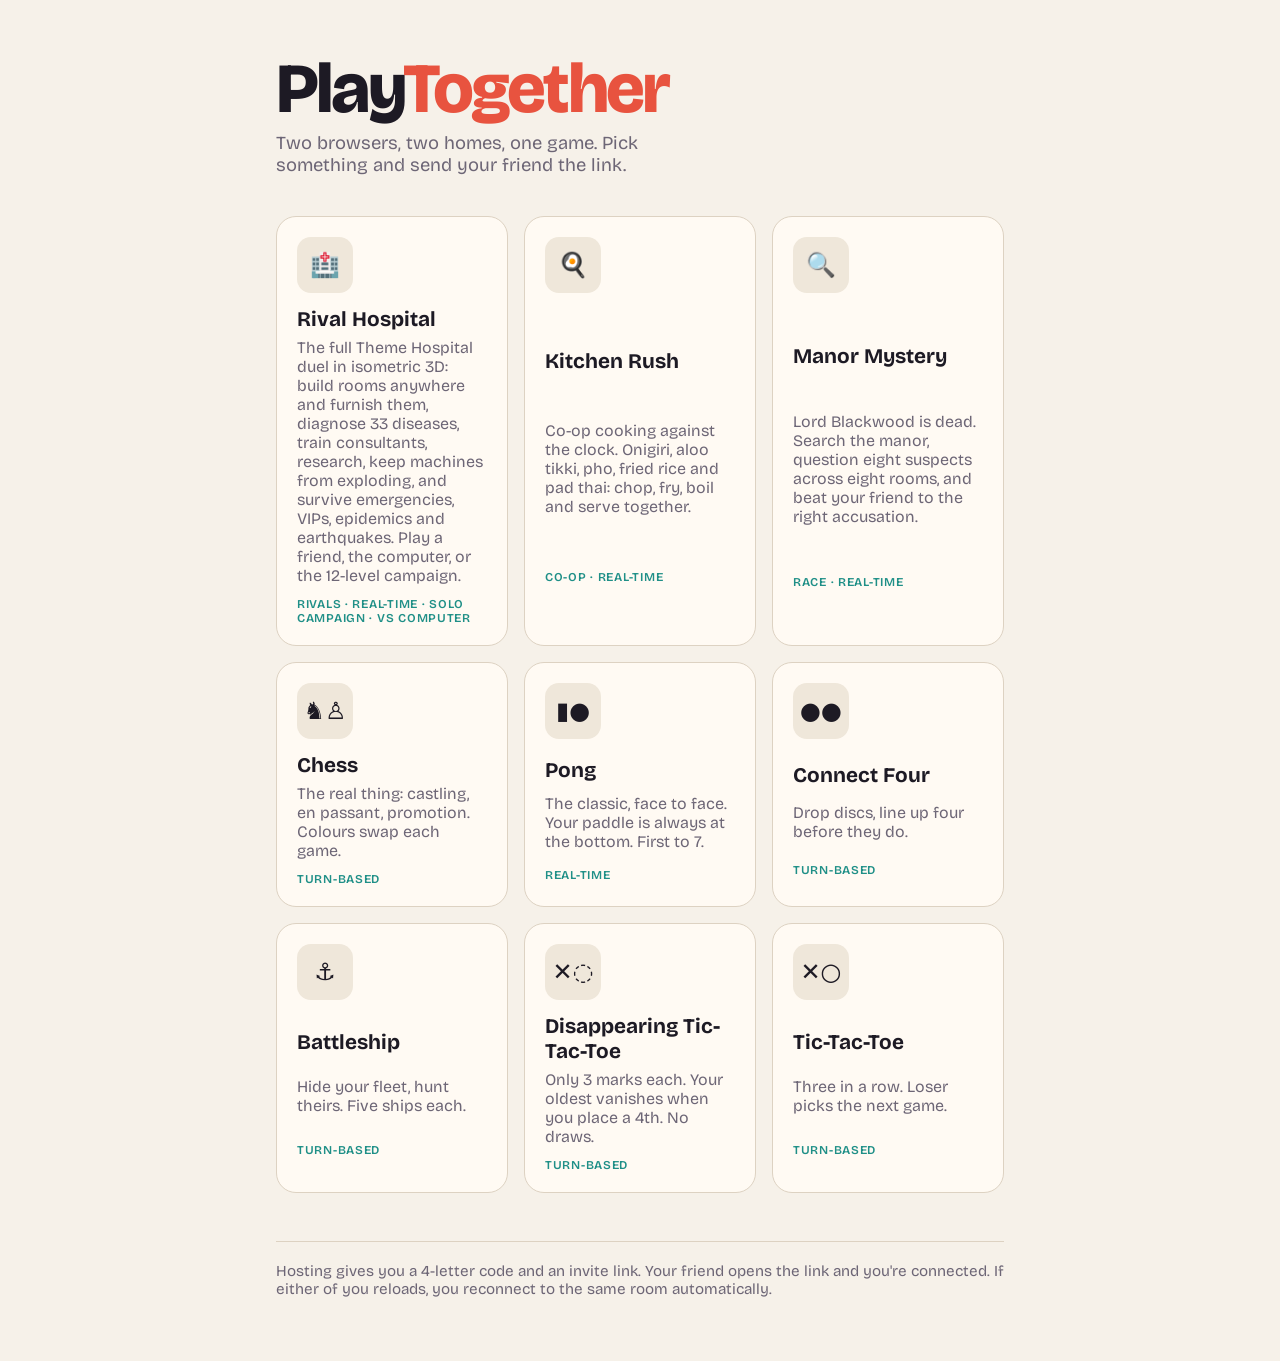
<file: index.html>
<!doctype html>
<html lang="en">
<head>
  <meta charset="utf-8">
  <meta name="viewport" content="width=device-width, initial-scale=1">
  <title>PlayTogether</title>
  <link rel="stylesheet" href="shared/style.css">
  <style>
    .lobby { width: min(760px, 100%); margin: 0 auto; padding: 56px 16px 48px; }
    .lobby h1 { font-size: clamp(2.6rem, 9vw, 4.4rem); font-weight: 800; letter-spacing: -.04em; line-height: .95; margin: 0 0 .6rem; }
    .lobby h1 span { color: var(--accent); }
    .lobby .sub { color: var(--muted); font-size: 1.15rem; margin: 0 0 2.5rem; max-width: 34ch; }
    .grid { display: grid; grid-template-columns: repeat(auto-fill, minmax(220px, 1fr)); gap: 16px; }
    .tile {
      display: grid; gap: 6px; text-decoration: none; color: var(--ink);
      background: var(--surface); border: 1px solid var(--line); border-radius: 20px;
      padding: 20px; transition: transform .12s ease, box-shadow .12s ease;
    }
    .tile:hover { transform: translateY(-3px); box-shadow: var(--shadow); }
    .tile .icon {
      width: 56px; height: 56px; border-radius: 14px; display: grid; place-items: center;
      background: var(--surface-2); font-size: 1.5rem; font-weight: 800; margin-bottom: 8px;
    }
    .tile h2 { margin: 0; font-size: 1.3rem; }
    .tile p { margin: 0; color: var(--muted); }
    .tag { justify-self: start; font-size: .75rem; font-weight: 600; letter-spacing: .06em; text-transform: uppercase; color: var(--accent-2); margin-top: 6px; }
    .how { margin-top: 3rem; color: var(--muted); font-size: .95rem; border-top: 1px solid var(--line); padding-top: 1.2rem; }
  </style>
</head>
<body>
  <main class="lobby">
    <h1>Play<span>Together</span></h1>
    <p class="sub">Two browsers, two homes, one game. Pick something and send your friend the link.</p>
    <div class="grid" id="games"></div>
    <p class="how">Hosting gives you a 4-letter code and an invite link. Your friend opens the link and you're connected. If either of you reloads, you reconnect to the same room automatically.</p>
  </main>
  <script>
    // Load the registry with a cache-buster: GitHub Pages lets browsers cache files for 10 minutes,
    // which would otherwise hide newly added games right after a deploy.
    const grid = document.getElementById('games');
    const reg = document.createElement('script');
    reg.src = 'games/games.js?t=' + Date.now();
    reg.onload = renderGames;
    reg.onerror = () => { grid.textContent = 'Could not load the game list. Try reloading.'; };
    document.body.appendChild(reg);
    function renderGames() {
    for (const g of window.PT_GAMES || []) {
      if (g.hidden) continue;
      const a = document.createElement('a');
      a.className = 'tile';
      a.href = 'games/' + g.id + '/?t=' + Date.now();   // never open a cached copy of a game page from before a deploy
      a.innerHTML = '<div class="icon"></div><h2></h2><p></p><span class="tag"></span>';
      a.querySelector('.icon').textContent = g.icon || '🎮';
      a.querySelector('h2').textContent = g.name;
      a.querySelector('p').textContent = g.blurb || '';
      a.querySelector('.tag').textContent = g.type || '';
      grid.appendChild(a);
    }
    }
  </script>
</body>
</html>
</file>
<file: shared/style.css>
/* PlayTogether shared styles. Games link this and use the tokens below. */
@import url('https://fonts.googleapis.com/css2?family=Bricolage+Grotesque:opsz,wght@12..96,400;12..96,600;12..96,800&display=swap');

:root {
  --bg: #f6f1e9;
  --surface: #fffaf3;
  --surface-2: #efe7da;
  --ink: #1d1a24;
  --muted: #6d6676;
  --line: #ddd2c2;
  --accent: #e8533f;      /* player 1 / host */
  --accent-ink: #ffffff;
  --accent-2: #1f8f87;    /* player 2 / guest */
  --good: #2f9e5b;
  --radius: 16px;
  --shadow: 0 10px 30px rgba(29, 26, 36, 0.12);
  --font: 'Bricolage Grotesque', ui-sans-serif, system-ui, -apple-system, 'Segoe UI', sans-serif;
  color-scheme: light;
}
@media (prefers-color-scheme: dark) {
  :root:not([data-theme="light"]) {
    --bg: #15131b;
    --surface: #1f1c27;
    --surface-2: #2a2634;
    --ink: #f3eee6;
    --muted: #a49cb0;
    --line: #363142;
    --accent: #ff6b57;
    --accent-2: #3cc6bb;
    --shadow: 0 10px 30px rgba(0, 0, 0, 0.45);
    color-scheme: dark;
  }
}
:root[data-theme="dark"] {
  --bg: #15131b; --surface: #1f1c27; --surface-2: #2a2634; --ink: #f3eee6; --muted: #a49cb0;
  --line: #363142; --accent: #ff6b57; --accent-2: #3cc6bb; --shadow: 0 10px 30px rgba(0,0,0,.45);
  color-scheme: dark;
}

* { box-sizing: border-box; }
html, body { margin: 0; }
body {
  background: var(--bg);
  color: var(--ink);
  font-family: var(--font);
  min-height: 100vh;
  -webkit-font-smoothing: antialiased;
}
button, input { font: inherit; }
[hidden] { display: none !important; }

/* ---------- buttons & inputs ---------- */
.pt-btn {
  appearance: none; border: 0; cursor: pointer;
  background: var(--accent); color: var(--accent-ink);
  font-weight: 600; font-size: 1rem;
  padding: 0.7rem 1.2rem; border-radius: 999px;
  text-decoration: none; display: inline-flex; align-items: center; justify-content: center; gap: .4rem;
  transition: transform .08s ease, filter .15s ease;
}
.pt-btn:hover { filter: brightness(1.06); }
.pt-btn:active { transform: translateY(1px) scale(.98); }
.pt-btn:focus-visible, .pt-input:focus-visible { outline: 3px solid var(--accent-2); outline-offset: 2px; }
.pt-btn-big { width: 100%; padding: 1rem; font-size: 1.15rem; }
.pt-btn-small { padding: .4rem .9rem; font-size: .9rem; }
.pt-btn-ghost { background: transparent; color: var(--ink); box-shadow: inset 0 0 0 1.5px var(--line); }

.pt-input {
  flex: 1 1 0; min-width: 0; width: 0;
  background: var(--surface-2); color: var(--ink);
  border: 1.5px solid var(--line); border-radius: 999px;
  padding: .7rem 1rem; font-size: 1.1rem; font-weight: 600;
  letter-spacing: .3em; text-transform: uppercase; text-align: center;
  font-family: var(--font);
}

/* ---------- overlay ---------- */
.pt-overlay {
  position: fixed; inset: 0; z-index: 50;
  display: grid; place-items: center; padding: 16px;
  background: color-mix(in srgb, var(--bg) 70%, transparent);
  backdrop-filter: blur(6px);
}
.pt-card {
  width: min(380px, 100%);
  background: var(--surface); border: 1px solid var(--line);
  border-radius: 24px; box-shadow: var(--shadow);
  padding: 28px 24px; text-align: center;
}
.pt-eyebrow { font-size: .8rem; letter-spacing: .14em; text-transform: uppercase; color: var(--muted); font-weight: 600; }
.pt-title { margin: .25rem 0 1.25rem; font-size: 1.8rem; font-weight: 800; letter-spacing: -.02em; }
.pt-card-body { display: grid; gap: 14px; }
.pt-or { color: var(--muted); font-size: .9rem; display: flex; align-items: center; gap: 10px; }
.pt-or::before, .pt-or::after { content: ''; flex: 1; height: 1px; background: var(--line); }
.pt-join { display: flex; gap: 8px; }
.pt-code {
  font-family: var(--font); font-variant-numeric: lining-nums;
  font-size: 3.2rem; font-weight: 800; letter-spacing: .2em; padding-left: .2em;
  background: var(--surface-2); border-radius: var(--radius); padding-block: .4rem;
}
.pt-code-small { font-size: 1.8rem; }
.pt-row { display: flex; gap: 8px; justify-content: center; flex-wrap: wrap; }
.pt-muted { color: var(--muted); margin: 0; }
.pt-status { color: var(--muted); margin: 0; display: flex; gap: 8px; align-items: center; justify-content: center; font-size: .95rem; }
.pt-error { color: var(--accent); margin: 0; }
.pt-spinner {
  width: 14px; height: 14px; border-radius: 50%; flex: none;
  border: 2px solid var(--line); border-top-color: var(--accent-2);
  animation: pt-spin .8s linear infinite;
}
@keyframes pt-spin { to { transform: rotate(360deg); } }

/* ---------- chrome: lobby link, status pill, banner ---------- */
.pt-lobby-link {
  position: fixed; top: 14px; left: 16px; z-index: 40;
  color: var(--muted); text-decoration: none; font-weight: 600; font-size: .95rem;
}
.pt-lobby-link:hover { color: var(--ink); }
.pt-pill {
  position: fixed; top: 10px; right: 16px; z-index: 40;
  display: inline-flex; align-items: center; gap: 8px;
  background: var(--surface); border: 1px solid var(--line); border-radius: 999px;
  padding: .35rem .8rem; font-size: .85rem; font-weight: 600; color: var(--muted);
}
.pt-dot { width: 8px; height: 8px; border-radius: 50%; background: var(--muted); }
.pt-pill.is-on .pt-dot { background: var(--good); box-shadow: 0 0 0 3px color-mix(in srgb, var(--good) 25%, transparent); }
.pt-banner {
  position: fixed; left: 50%; bottom: 16px; transform: translateX(-50%); z-index: 60;
  display: flex; gap: 12px; align-items: center;
  background: var(--ink); color: var(--bg); border-radius: 999px;
  padding: .5rem .6rem .5rem 1.1rem; box-shadow: var(--shadow); font-weight: 600;
  max-width: calc(100% - 32px);
}

/* ---------- common game layout ---------- */
.game {
  min-height: 100vh; display: grid; place-items: center;
  padding: 64px 16px 32px;
}
.game-inner { width: min(480px, 100%); display: grid; gap: 20px; justify-items: center; }
.game-status { font-size: 1.3rem; font-weight: 600; text-align: center; min-height: 1.6em; }
</file>
